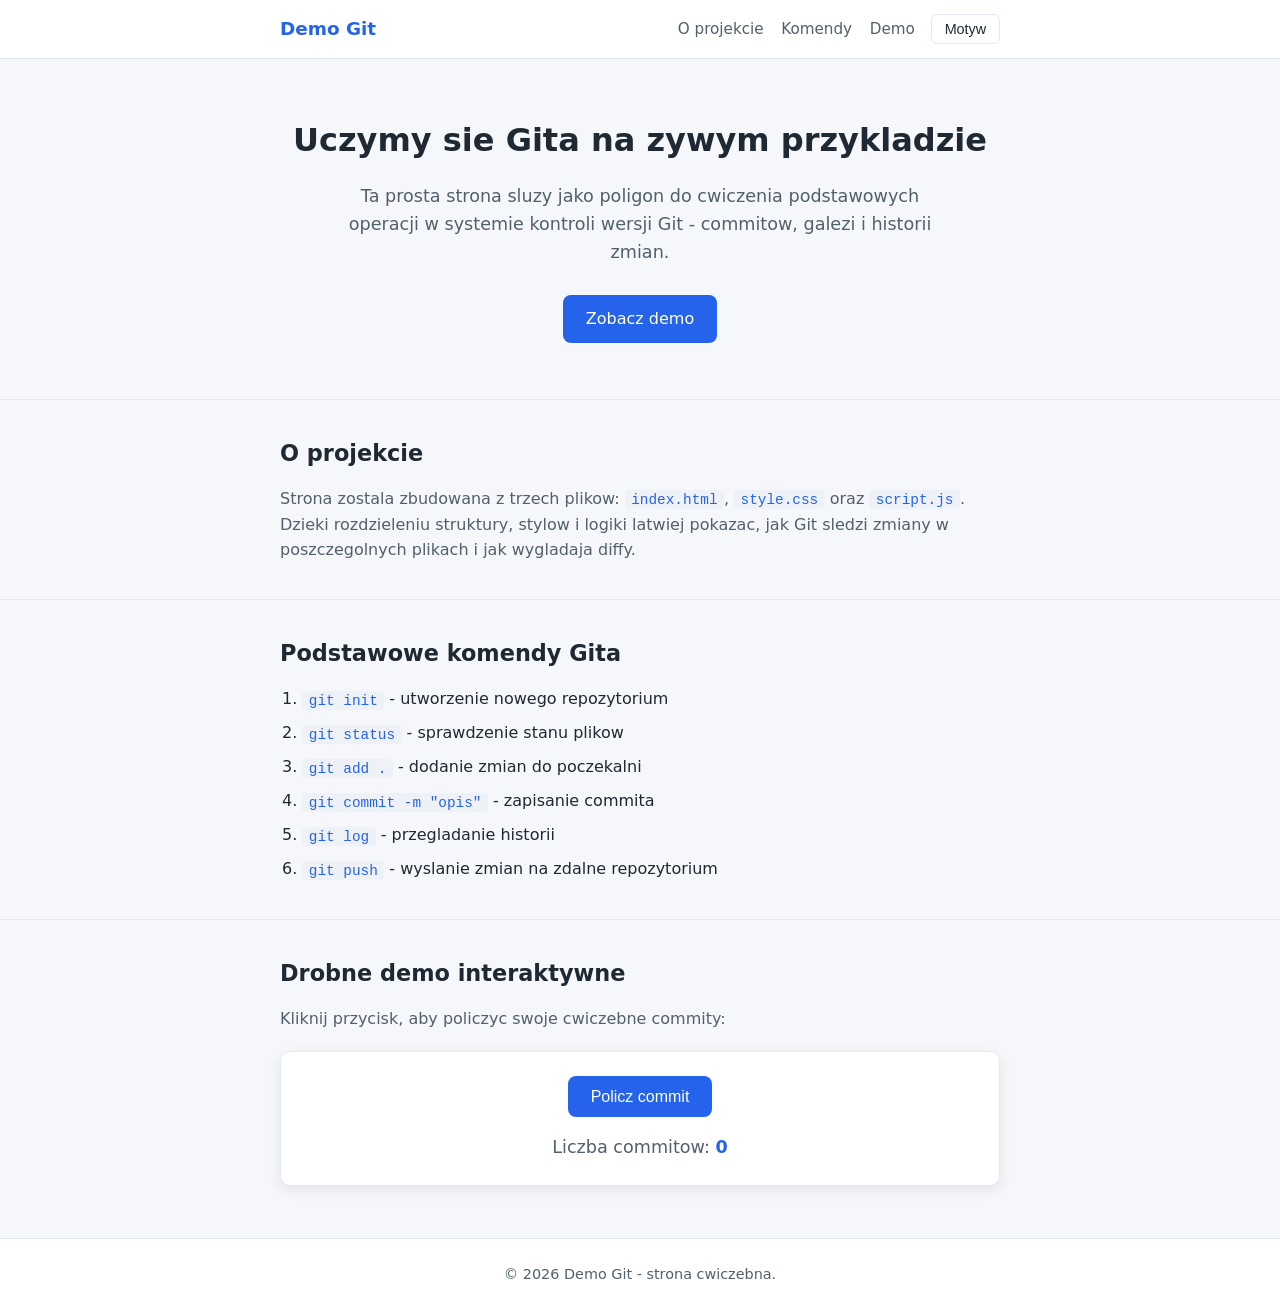
<file: index.html>
<!DOCTYPE html>
<html lang="pl">
<head>
  <meta charset="UTF-8">
  <meta name="viewport" content="width=device-width, initial-scale=1.0">
  <title>Demo Git - prosta strona</title>
  <link rel="stylesheet" href="style.css">
</head>
<body>
  <header class="site-header">
    <div class="container header-inner">
      <span class="logo">Demo Git</span>
      <nav class="nav">
        <a href="#o-projekcie">O projekcie</a>
        <a href="#komendy">Komendy</a>
        <a href="#demo">Demo</a>
      </nav>
      <button id="theme-toggle" class="theme-toggle" type="button" aria-label="Przelacz motyw">
        Motyw
      </button>
    </div>
  </header>

  <main>
    <section class="hero">
      <div class="container">
        <h1>Uczymy sie Gita na zywym przykladzie</h1>
        <p class="lead">
          Ta prosta strona sluzy jako poligon do cwiczenia podstawowych operacji
          w systemie kontroli wersji Git - commitow, galezi i historii zmian.
        </p>
        <a class="btn" href="#demo">Zobacz demo</a>
      </div>
    </section>

    <section id="o-projekcie" class="section">
      <div class="container">
        <h2>O projekcie</h2>
        <p>
          Strona zostala zbudowana z trzech plikow: <code>index.html</code>,
          <code>style.css</code> oraz <code>script.js</code>. Dzieki rozdzieleniu
          struktury, stylow i logiki latwiej pokazac, jak Git sledzi zmiany w
          poszczegolnych plikach i jak wygladaja diffy.
        </p>
      </div>
    </section>

    <section id="komendy" class="section">
      <div class="container">
        <h2>Podstawowe komendy Gita</h2>
        <ol class="command-list">
          <li><code>git init</code> - utworzenie nowego repozytorium</li>
          <li><code>git status</code> - sprawdzenie stanu plikow</li>
          <li><code>git add .</code> - dodanie zmian do poczekalni</li>
          <li><code>git commit -m "opis"</code> - zapisanie commita</li>
          <li><code>git log</code> - przegladanie historii</li>
          <li><code>git push</code> - wyslanie zmian na zdalne repozytorium</li>
        </ol>
      </div>
    </section>

    <section id="demo" class="section">
      <div class="container">
        <h2>Drobne demo interaktywne</h2>
        <p>Kliknij przycisk, aby policzyc swoje cwiczebne commity:</p>
        <div class="counter-card">
          <button id="commit-btn" class="btn" type="button">Policz commit</button>
          <p class="counter-text">Liczba commitow: <span id="commit-count">0</span></p>
        </div>
      </div>
    </section>
  </main>

  <footer class="site-footer">
    <div class="container">
      <p>&copy; <span id="year"></span> Demo Git - strona cwiczebna.</p>
    </div>
  </footer>

  <script src="script.js"></script>
</body>
</html>
</file>
<file: style.css>
/* ===== Zmienne motywu ===== */
:root {
  --bg: #f5f7fa;
  --surface: #ffffff;
  --text: #1f2933;
  --muted: #52606d;
  --accent: #2563eb;
  --accent-hover: #1d4ed8;
  --border: #e2e8f0;
  --code-bg: #eef2f7;
  --shadow: 0 4px 14px rgba(15, 23, 42, 0.08);
}

body.dark {
  --bg: #0f172a;
  --surface: #1e293b;
  --text: #e2e8f0;
  --muted: #94a3b8;
  --accent: #60a5fa;
  --accent-hover: #93c5fd;
  --border: #334155;
  --code-bg: #0b1220;
  --shadow: 0 4px 14px rgba(0, 0, 0, 0.4);
}

/* ===== Reset / podstawy ===== */
* {
  box-sizing: border-box;
  margin: 0;
  padding: 0;
}

body {
  font-family: system-ui, -apple-system, "Segoe UI", Roboto, sans-serif;
  background: var(--bg);
  color: var(--text);
  line-height: 1.6;
  transition: background 0.25s ease, color 0.25s ease;
}

.container {
  max-width: 760px;
  margin: 0 auto;
  padding: 0 1.25rem;
}

code {
  background: var(--code-bg);
  color: var(--accent);
  padding: 0.1rem 0.4rem;
  border-radius: 4px;
  font-family: "Cascadia Code", Consolas, "Courier New", monospace;
  font-size: 0.9em;
}

/* ===== Naglowek ===== */
.site-header {
  background: var(--surface);
  border-bottom: 1px solid var(--border);
  position: sticky;
  top: 0;
  z-index: 10;
}

.header-inner {
  display: flex;
  align-items: center;
  gap: 1rem;
  padding-top: 0.85rem;
  padding-bottom: 0.85rem;
}

.logo {
  font-weight: 700;
  font-size: 1.15rem;
  color: var(--accent);
}

.nav {
  margin-left: auto;
  display: flex;
  gap: 1.1rem;
}

.nav a {
  color: var(--muted);
  text-decoration: none;
  font-size: 0.95rem;
}

.nav a:hover {
  color: var(--accent);
}

.theme-toggle {
  background: transparent;
  border: 1px solid var(--border);
  color: var(--text);
  padding: 0.4rem 0.8rem;
  border-radius: 6px;
  cursor: pointer;
  font-size: 0.9rem;
}

.theme-toggle:hover {
  border-color: var(--accent);
  color: var(--accent);
}

/* ===== Hero ===== */
.hero {
  padding: 3.5rem 0;
  text-align: center;
}

.hero h1 {
  font-size: 2rem;
  margin-bottom: 1rem;
}

.lead {
  color: var(--muted);
  font-size: 1.1rem;
  max-width: 620px;
  margin: 0 auto 1.75rem;
}

/* ===== Sekcje ===== */
.section {
  padding: 2.25rem 0;
  border-top: 1px solid var(--border);
}

.section h2 {
  margin-bottom: 0.9rem;
  font-size: 1.4rem;
}

.section p {
  color: var(--muted);
}

/* ===== Lista komend ===== */
.command-list {
  margin-top: 0.5rem;
  padding-left: 1.4rem;
  display: grid;
  gap: 0.5rem;
}

.command-list li {
  color: var(--text);
}

/* ===== Karta licznika ===== */
.counter-card {
  margin-top: 1.25rem;
  background: var(--surface);
  border: 1px solid var(--border);
  border-radius: 10px;
  padding: 1.5rem;
  box-shadow: var(--shadow);
  text-align: center;
}

.counter-text {
  margin-top: 1rem;
  font-size: 1.1rem;
  color: var(--text);
}

#commit-count {
  font-weight: 700;
  color: var(--accent);
}

/* ===== Przyciski ===== */
.btn {
  display: inline-block;
  background: var(--accent);
  color: #ffffff;
  text-decoration: none;
  border: none;
  padding: 0.7rem 1.4rem;
  border-radius: 8px;
  font-size: 1rem;
  cursor: pointer;
  transition: background 0.2s ease;
}

.btn:hover {
  background: var(--accent-hover);
}

/* ===== Stopka ===== */
.site-footer {
  border-top: 1px solid var(--border);
  background: var(--surface);
  padding: 1.5rem 0;
  margin-top: 1rem;
  text-align: center;
  color: var(--muted);
  font-size: 0.9rem;
}

/* ===== Responsywnosc ===== */
@media (max-width: 540px) {
  .header-inner {
    flex-wrap: wrap;
  }

  .nav {
    margin-left: 0;
    width: 100%;
    order: 3;
  }

  .hero h1 {
    font-size: 1.6rem;
  }
}
</file>
